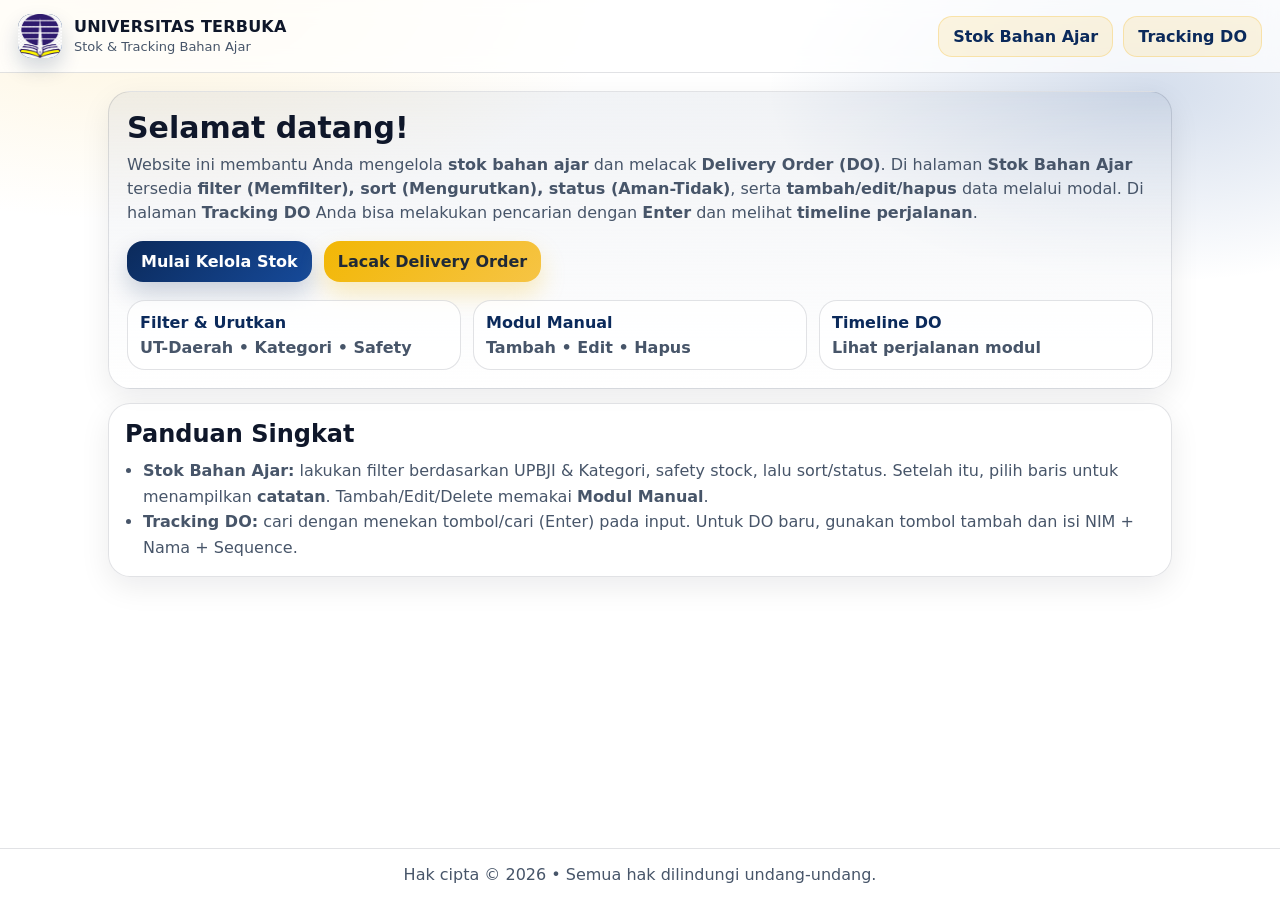
<file: tugas 3 new/index.html>
<!doctype html>
<html lang="id">
  <head>
    <meta charset="UTF-8" />
    <meta name="viewport" content="width=device-width, initial-scale=1.0" />
    <title>Tugas 3 - Web Interaktif</title>
    <link rel="stylesheet" href="./assets/css/style.css" />
  </head>
  <body>
    <div class="app-shell">
      <header class="topbar">
        <div class="brand">
          <img class="brand-mark" src="./assets/Logo_UT.png" alt="Logo UT" />
          <div>
            <div class="brand-title">UNIVERSITAS TERBUKA</div>
            <div class="brand-subtitle">Stok & Tracking Bahan Ajar</div>
          </div>
        </div>

        <nav class="nav">
          <a class="nav-link" href="./stok-bahan-ajar.html" data-active="stok">Stok Bahan Ajar</a>
          <a class="nav-link" href="./tracking-do.html" data-active="tracking">Tracking DO</a>
        </nav>
      </header>

      <main class="content">
        <section class="hero">
          <h1 class="hero-title">Selamat datang!</h1>
          <p class="hero-desc">
            Website ini membantu Anda mengelola <b>stok bahan ajar</b> dan melacak <b>Delivery Order (DO)</b>.
            Di halaman <b>Stok Bahan Ajar</b> tersedia <b>filter (Memfilter), sort (Mengurutkan), status (Aman-Tidak)</b>, serta <b>tambah/edit/hapus</b> data melalui modal.
            Di halaman <b>Tracking DO</b> Anda bisa melakukan pencarian dengan <b>Enter</b> dan melihat <b>timeline perjalanan</b>.
          </p>

          <div class="hero-actions">
            <a class="btn btn-primary" href="./stok-bahan-ajar.html">Mulai Kelola Stok</a>
            <a class="btn btn-warning" href="./tracking-do.html">Lacak Delivery Order</a>
          </div>

          <div class="hero-kpis" aria-label="Ringkasan fitur">
            <div class="kpi">
              <div class="kpi-title">Filter & Urutkan</div>
              <div class="kpi-value">UT-Daerah • Kategori • Safety</div>
            </div>
            <div class="kpi">
              <div class="kpi-title">Modul Manual</div>
              <div class="kpi-value">Tambah • Edit • Hapus</div>
            </div>
            <div class="kpi">
              <div class="kpi-title">Timeline DO</div>
              <div class="kpi-value">Lihat perjalanan modul</div>
            </div>
          </div>
        </section>

        <section class="card">
          <h2 class="card-title">Panduan Singkat</h2>
          <ul class="list">
            <li>
              <b>Stok Bahan Ajar:</b> lakukan filter berdasarkan UPBJI & Kategori, safety stock, lalu sort/status. Setelah itu, pilih  
               baris untuk menampilkan <b>catatan</b>.
              Tambah/Edit/Delete memakai <b>Modul Manual</b>.
            </li>
            <li>
              <b>Tracking DO:</b> cari dengan menekan tombol/cari (Enter) pada input.
              Untuk DO baru, gunakan tombol tambah dan isi NIM + Nama + Sequence.
            </li>
          </ul>
        </section>
      </main>

      <footer class="footer">
        Hak cipta &copy; 2026 • Semua hak dilindungi undang-undang.
      </footer>
    </div>

    <script type="module" src="./js/app.js"></script>
  </body>
</html>
</file>
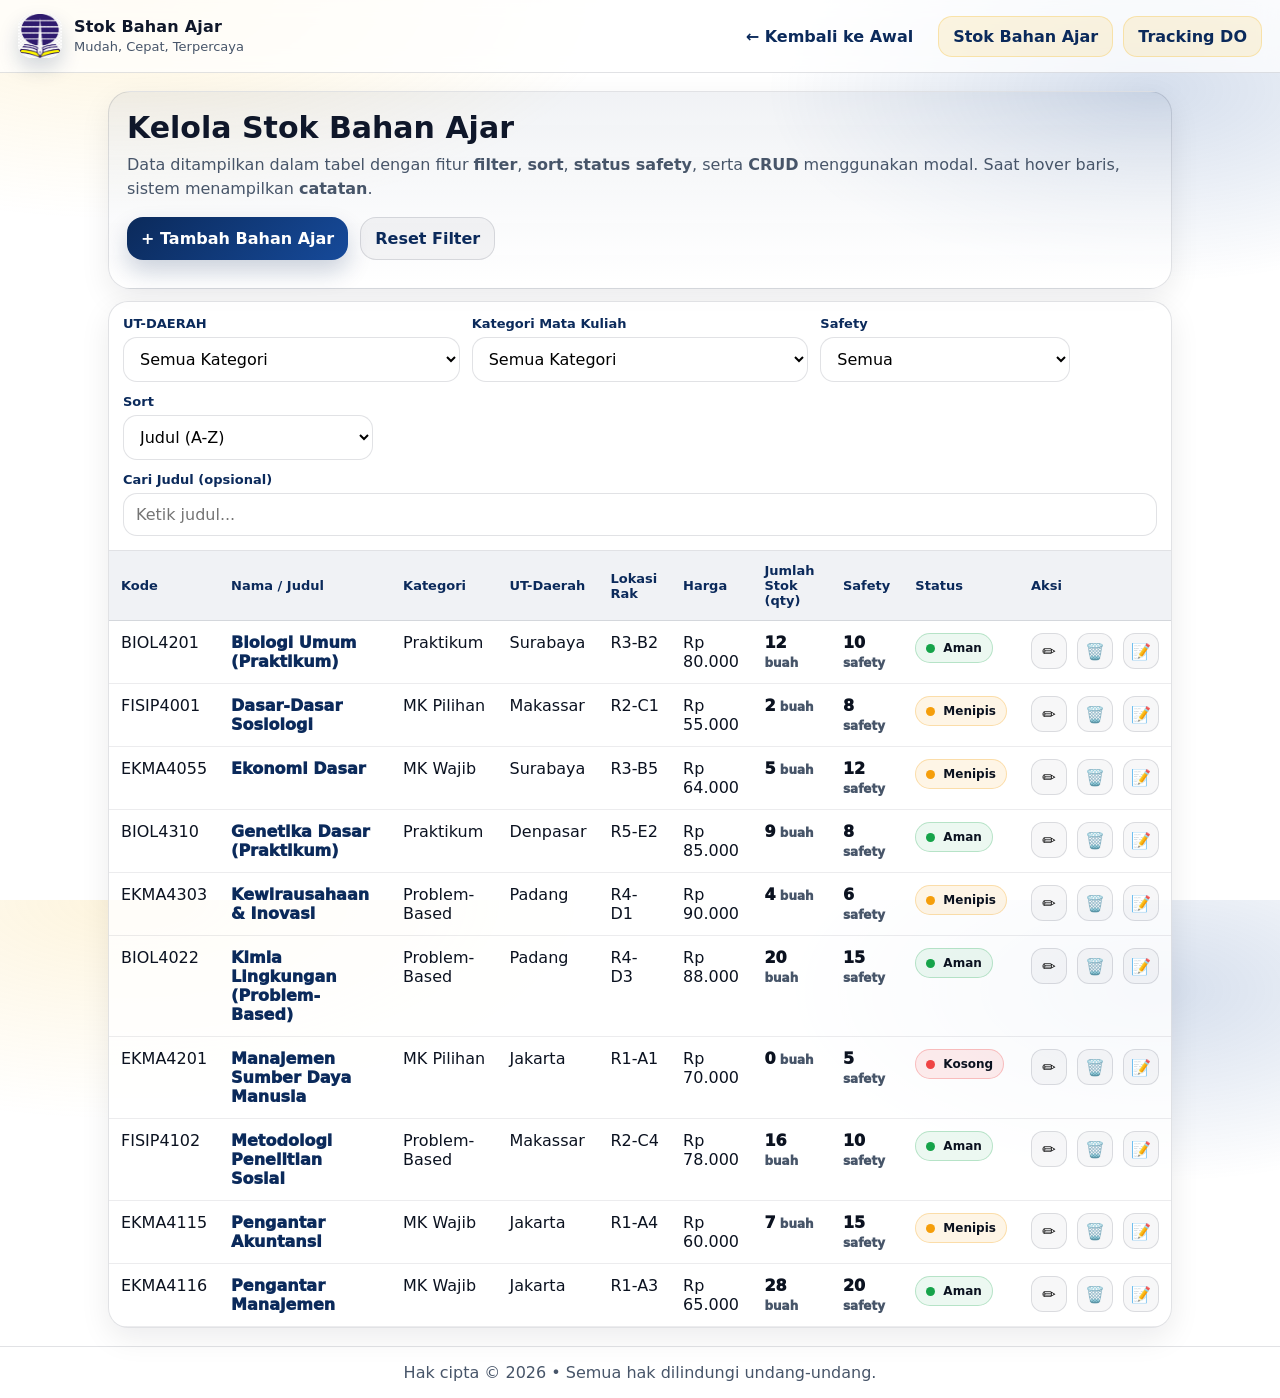
<file: tugas 3 new/stok-bahan-ajar.html>
<!doctype html>
<html lang="id">
  <head>
    <meta charset="UTF-8" />
    <meta name="viewport" content="width=device-width, initial-scale=1.0" />
    <title>Stok Bahan Ajar</title>
    <link rel="stylesheet" href="./assets/css/style.css" />
  </head>
  <body>
    <div class="app-shell">
      <header class="topbar">
        <div class="brand">
          <img class="brand-mark" src="./assets/Logo_UT.png" alt="Logo UT" />
          <div>
            <div class="brand-title">Stok Bahan Ajar</div>
            <div class="brand-subtitle">Mudah, Cepat, Terpercaya</div>
          </div>
        </div>

        <nav class="nav">
          <a class="nav-link" href="./index.html" data-active="home">← Kembali ke Awal</a>
          <a class="nav-link" href="./stok-bahan-ajar.html" data-active="stok">Stok Bahan Ajar</a>
          <a class="nav-link" href="./tracking-do.html" data-active="tracking">Tracking DO</a>
        </nav>
      </header>

      <main class="content">
        <section class="hero">
          <h1 class="hero-title">Kelola Stok Bahan Ajar</h1>
          <p class="hero-desc">
            Data ditampilkan dalam tabel dengan fitur <b>filter</b>, <b>sort</b>, <b>status safety</b>,
            serta <b>CRUD</b> menggunakan modal. Saat hover baris, sistem menampilkan <b>catatan</b>.
          </p>

          <div class="hero-actions">
            <button class="btn btn-primary" id="btnAddStock" type="button">+ Tambah Bahan Ajar</button>
            <button class="btn btn-ghost" id="btnResetFilters" type="button">Reset Filter</button>
          </div>
        </section>

        <section class="table-wrap" aria-label="Tabel Stok Bahan Ajar">
          <div class="table-toolbar">
            <div class="grid" style="width:100%">
              <div class="field wide">
                <label class="label" for="upbjiList">UT-DAERAH</label>
                <select id="upbjiList"></select>
              </div>

              <div class="field wide">
                <label class="label" for="kategoriList">Kategori Mata Kuliah</label>
                <select id="kategoriList"></select>
              </div>

              <div class="field">
                <label class="label" for="safetyFilter">Safety</label>
                <select id="safetyFilter">
                  <option value="all">Semua</option>
                  <option value="safe">Aman</option>
                  <option value="menipis">Menipis</option>
                  <option value="kosong">Kosong</option>
                </select>
              </div>

              <div class="field">
                <label class="label" for="sortBy">Sort</label>
                <select id="sortBy">
                  <option value="judul:asc">Judul (A-Z)</option>
                  <option value="judul:desc">Judul (Z-A)</option>
                  <option value="jumlahStok:desc">Jumlah Stok (Tinggi)</option>
                  <option value="jumlahStok:asc">Jumlah Stok (Rendah)</option>
                  <option value="harga:desc">Harga (Tinggi)</option>
                  <option value="harga:asc">Harga (Rendah)</option>
                </select>
              </div>

              <div class="field full">
                <label class="label" for="searchJudul">Cari Judul (opsional)</label>
                <input class="input" id="searchJudul" type="text" placeholder="Ketik judul..." />
              </div>
            </div>
          </div>

          <table class="table">
            <thead>
              <tr>
                <th class="th">Kode</th>
                <th class="th">Nama / Judul</th>
                <th class="th">Kategori</th>
                <th class="th">UT-Daerah</th>
                <th class="th">Lokasi Rak</th>
                <th class="th">Harga</th>
                <th class="th">Jumlah Stok (qty)</th>
                <th class="th">Safety</th>
                <th class="th">Status</th>
                <th class="th" style="width:140px">Aksi</th>
              </tr>
            </thead>
            <tbody id="stockTableBody">
              <!-- Render oleh JS -->
            </tbody>
          </table>
        </section>
      </main>

      <footer class="footer">
        Hak cipta &copy; 2026 • Semua hak dilindungi undang-undang.
      </footer>

      <!-- Tooltip catatan -->
      <div class="tooltip" id="noteTooltip" role="status" aria-live="polite"></div>

      <!-- Modal -->
      <div class="modal-backdrop" id="modalBackdrop" aria-hidden="true">
        <div class="modal" role="dialog" aria-modal="true" aria-labelledby="modalTitle">
          <div class="modal-header">
            <div>
              <div class="modal-title" id="modalTitle">Modal</div>
              <div class="small" id="modalSubtitle">Isi data</div>
            </div>
            <button class="icon-btn" id="btnCloseModal" type="button" aria-label="Tutup">✕</button>
          </div>

          <form id="stockForm">
            <div class="modal-body">
              <div class="modal-grid">
                <div class="field wide">
                  <label class="label" for="fKode">Kode Data</label>
                  <input class="input" id="fKode" name="kode" type="text" required />
                </div>

                <div class="field wide">
                  <label class="label" for="fJudul">Nama / Judul</label>
                  <input class="input" id="fJudul" name="judul" type="text" required />
                </div>

                <div class="field wide">
                  <label class="label" for="fKategori">Kategori</label>
                  <input class="input" id="fKategori" name="kategori" type="text" required />
                </div>

                <div class="field wide">
                  <label class="label" for="fUpbji">UT-Daerah (upbji)</label>
                  <input class="input" id="fUpbji" name="upbji" type="text" required />
                </div>

                <div class="field wide">
                  <label class="label" for="fLokasiRak">Lokasi Rak</label>
                  <input class="input" id="fLokasiRak" name="lokasiRak" type="text" required />
                </div>

                <div class="field">
                  <label class="label" for="fHarga">Harga</label>
                  <input class="input" id="fHarga" name="harga" type="number" min="0" required />
                </div>

                <div class="field">
                  <label class="label" for="fJumlahStok">Jumlah Stok (qty)</label>
                  <input class="input" id="fJumlahStok" name="jumlahStok" type="number" min="0" required />
                </div>

                <div class="field">
                  <label class="label" for="fSafety">Safety (qty safety)</label>
                  <input class="input" id="fSafety" name="safety" type="number" min="0" required />
                </div>

                <div class="field full">
                  <label class="label" for="fCatatan">Catatan</label>
                  <textarea class="input" id="fCatatan" name="catatan" rows="3" placeholder="Tulis catatan..." required></textarea>
                </div>
              </div>

              <div class="small" style="margin-top:10px">
                Tip: Tekan <b>Enter</b> di input untuk submit.
              </div>
            </div>

            <div class="modal-footer">
              <button class="btn btn-ghost" id="btnCancelStock" type="button">Batal</button>
              <button class="btn btn-primary" type="submit" id="btnSubmitStock">Simpan</button>
            </div>
          </form>
        </div>
      </div>
    </div>

    <script type="module" src="./js/app.js"></script>
    <script type="module" src="./js/components/stock-table.js"></script>
    <script type="module" src="./js/components/app-modal.js"></script>
  </body>
</html>
</file>
<file: tugas 3 new/assets/css/style.css>
:root{
  --bg:#ffffff;
  --text:#0f172a;
  --muted:#475569;

  --blue-900:#0b2a5b;
  --blue-800:#123a7a;
  --blue-700:#164a9a;

  --yellow-400:#f6c445;
  --yellow-500:#f2b705;
  --yellow-600:#e8a600;

  --card:#ffffff;
  --border:rgba(15, 23, 42, .12);

  --good:#16a34a;
  --warn:#f59e0b;
  --bad:#ef4444;

  --shadow: 0 10px 30px rgba(2, 6, 23, .08);
}

*{box-sizing:border-box}
html,body{height:100%}
body{
  margin:0;
  font-family: ui-sans-serif, system-ui, -apple-system, Segoe UI, Roboto, Helvetica, Arial, "Apple Color Emoji","Segoe UI Emoji";
  background:
    radial-gradient(900px 400px at 10% 0%, rgba(246,196,69,.18), transparent 55%),
    radial-gradient(700px 350px at 90% 10%, rgba(22,74,154,.18), transparent 55%),
    var(--bg);
  color:var(--text);
}

a{color:inherit; text-decoration:none}
button,input,select,textarea{font:inherit}
.app-shell{
  min-height:100vh;
  display:flex;
  flex-direction:column;
}

.topbar{
  position:sticky;
  top:0;
  z-index:10;
  background: rgba(255,255,255,.72);
  backdrop-filter: blur(10px);
  border-bottom:1px solid var(--border);
  padding:14px 18px;
}

.brand{
  display:flex;
  align-items:center;
  gap:12px;
}
.brand-mark{
  width:44px; height:44px;
  border-radius:14px;
  display:flex; align-items:center; justify-content:center;
  background: linear-gradient(145deg, var(--blue-900), var(--blue-700));
  color:#fff;
  box-shadow: 0 10px 20px rgba(11,42,91,.18);
  font-size:20px;
}
.brand-title{
  font-weight:800;
  letter-spacing:.2px;
  line-height:1.1;
}
.brand-subtitle{
  color:var(--muted);
  font-size:13px;
  margin-top:3px;
}

.topbar{
  display:flex;
  align-items:center;
  justify-content:space-between;
  gap:14px;
}

.nav{
  display:flex;
  gap:10px;
}
.nav-link{
  padding:10px 14px;
  border-radius:14px;
  border:1px solid transparent;
  color:var(--blue-900);
  font-weight:700;
  transition: .15s ease;
}
.nav-link:hover{
  border-color: rgba(22,74,154,.25);
  background: rgba(22,74,154,.05);
}
.nav-link[data-active="stok"],
.nav-link[data-active="tracking"]{
  background: rgba(246,196,69,.16);
  border-color: rgba(246,196,69,.35);
}

.content{
  padding:18px;
  width:min(1100px, 100%);
  margin:0 auto;
  flex:1;
}

.hero{
  padding:18px;
  border-radius:22px;
  background: linear-gradient(180deg, rgba(11,42,91,.06), rgba(255,255,255,.85));
  border:1px solid var(--border);
  box-shadow: var(--shadow);
}
.hero-title{
  margin:0 0 8px 0;
  font-size:30px;
}
.hero-desc{
  margin:0 0 16px 0;
  color:var(--muted);
  line-height:1.5;
}
.hero-actions{
  display:flex; gap:12px; flex-wrap:wrap;
  margin:14px 0 10px;
}
.btn{
  border:none;
  padding:11px 14px;
  border-radius:16px;
  font-weight:900;
  cursor:pointer;
  transition:.15s ease;
  display:inline-flex;
  align-items:center;
  gap:10px;
}
.btn-primary{
  background: linear-gradient(135deg, var(--blue-900), var(--blue-700));
  color:#fff;
  box-shadow: 0 12px 24px rgba(11,42,91,.2);
}
.btn-primary:hover{ transform: translateY(-1px); }
.btn-warning{
  background: linear-gradient(135deg, var(--yellow-500), var(--yellow-400));
  color: #1f2937;
  box-shadow: 0 12px 24px rgba(242,183,5,.25);
}
.btn-warning:hover{ transform: translateY(-1px); }
.btn-ghost{
  background: rgba(15,23,42,.04);
  color: var(--blue-900);
  border:1px solid var(--border);
}
.btn-danger{
  background: rgba(239,68,68,.1);
  color: #b91c1c;
  border:1px solid rgba(239,68,68,.25);
}

.hero-kpis{
  margin-top:18px;
  display:grid;
  grid-template-columns: repeat(3, minmax(180px,1fr));
  gap:12px;
}
.kpi{
  border-radius:18px;
  border:1px solid var(--border);
  background: rgba(255,255,255,.72);
  padding:12px;
}
.kpi-title{
  font-weight:900;
  color:var(--blue-900);
}
.kpi-value{
  margin-top:6px;
  font-weight:800;
  color: var(--muted);
}

.card{
  margin-top:14px;
  border-radius:22px;
  border:1px solid var(--border);
  background: rgba(255,255,255,.78);
  padding:16px;
  box-shadow: var(--shadow);
}
.card-title{
  margin:0 0 10px 0;
}
.list{
  margin:0;
  padding-left:18px;
  color:var(--muted);
  line-height:1.6;
}

.footer{
  padding:16px 18px;
  border-top:1px solid var(--border);
  color:var(--muted);
  text-align:center;
}

.table-wrap{
  margin-top:12px;
  border:1px solid var(--border);
  border-radius:20px;
  overflow:hidden;
  background:rgba(255,255,255,.8);
  box-shadow: var(--shadow);
}
.table-toolbar{
  display:flex;
  align-items:flex-end;
  justify-content:space-between;
  gap:12px;
  padding:14px;
  border-bottom:1px solid var(--border);
}
.grid{
  display:grid;
  grid-template-columns: repeat(12, 1fr);
  gap:12px;
}
.field{ grid-column: span 3; }
.field.wide{ grid-column: span 4; }
.field.full{ grid-column: span 12; }

.label{
  display:block;
  font-weight:900;
  color:var(--blue-900);
  margin-bottom:6px;
  font-size:13px;
}
.input, select{
  width:100%;
  padding:11px 12px;
  border-radius:14px;
  border:1px solid var(--border);
  background:#fff;
  outline:none;
}
.input:focus, select:focus{
  border-color: rgba(22,74,154,.35);
  box-shadow: 0 0 0 4px rgba(22,74,154,.12);
}
.table-toolbar-actions{
  display:flex;
  gap:10px;
  flex-wrap:wrap;
  align-items:center;
  justify-content:flex-end;
}

.table{
  width:100%;
  border-collapse:collapse;
}
.th{
  background: rgba(11,42,91,.06);
  font-weight:900;
  color:var(--blue-900);
  font-size:13px;
  padding:12px 12px;
  text-align:left;
  border-bottom:1px solid var(--border);
}
.td{
  padding:12px 12px;
  border-bottom:1px solid rgba(15,23,42,.08);
  vertical-align:top;
  color:#0b1220;
}
.row-hover{
  transition:.15s ease;
}
.row-hover:hover{
  background: rgba(246,196,69,.12);
}
.small{
  font-size:12px;
  color:var(--muted);
  margin-top:4px;
}
.badge{
  display:inline-flex;
  align-items:center;
  gap:8px;
  padding:7px 10px;
  border-radius:999px;
  border:1px solid var(--border);
  background:#fff;
  font-weight:900;
  font-size:12px;
}
.badge::before{
  content:"";
  width:9px; height:9px;
  border-radius:50%;
  background: rgba(15,23,42,.2);
}
.badge.ok{
  border-color: rgba(22,163,74,.25);
  background: rgba(22,163,74,.08);
}
.badge.ok::before{ background: var(--good); }
.badge.warn{
  border-color: rgba(245,158,11,.28);
  background: rgba(245,158,11,.10);
}
.badge.warn::before{ background: var(--warn); }
.badge.bad{
  border-color: rgba(239,68,68,.28);
  background: rgba(239,68,68,.10);
}
.badge.bad::before{ background: var(--bad); }

.actions{
  display:flex;
  gap:10px;
  align-items:center;
}
.icon-btn{
  width:36px; height:36px;
  display:inline-flex;
  align-items:center;
  justify-content:center;
  border-radius:12px;
  border:1px solid var(--border);
  background: rgba(15,23,42,.03);
  cursor:pointer;
  transition:.15s ease;
}
.icon-btn:hover{
  background: rgba(246,196,69,.18);
  border-color: rgba(246,196,69,.45);
}
.icon-btn.danger:hover{
  background: rgba(239,68,68,.12);
  border-color: rgba(239,68,68,.35);
}

.modal-backdrop{
  position:fixed;
  inset:0;
  background: rgba(2,6,23,.45);
  display:none;
  align-items:center;
  justify-content:center;
  z-index:999;
}
.modal-backdrop.show{ display:flex; }
.modal{
  width:min(720px, 92vw);
  background:#fff;
  border-radius:22px;
  border:1px solid rgba(255,255,255,.18);
  box-shadow: 0 30px 80px rgba(0,0,0,.35);
  overflow:hidden;
}
.modal-header{
  padding:14px 16px;
  background: linear-gradient(135deg, var(--blue-900), var(--blue-700));
  color:#fff;
  display:flex;
  align-items:center;
  justify-content:space-between;
  gap:12px;
}
.modal-title{
  font-weight:1000;
}
.modal-body{
  padding:16px;
}
.modal-grid{
  display:grid;
  grid-template-columns: repeat(12, 1fr);
  gap:12px;
}
.modal-footer{
  padding:14px 16px;
  border-top:1px solid var(--border);
  display:flex;
  justify-content:flex-end;
  gap:10px;
}

.tooltip{
  position:fixed;
  transform: translate(-50%, -110%);
  background: #0b1220;
  color:#fff;
  padding:10px 12px;
  border-radius:14px;
  font-size:12px;
  line-height:1.4;
  max-width:320px;
  display:none;
  z-index:10000;
}
.tooltip.show{ display:block; }

.steps{
  margin-top:14px;
  display:flex;
  flex-direction:column;
  gap:10px;
}
.step{
  display:flex;
  gap:12px;
  padding:12px 12px;
  border-radius:18px;
  border:1px solid var(--border);
  background:rgba(255,255,255,.78);
  align-items:flex-start;
}
.step-dot{
  width:26px; height:26px;
  border-radius:50%;
  background: rgba(22,74,154,.12);
  border: 1px solid rgba(22,74,154,.25);
  display:flex; align-items:center; justify-content:center;
  font-weight:1000;
  color: var(--blue-900);
  flex:0 0 auto;
}
.step-body{ flex:1; }
.step-title{ font-weight:1000; color:var(--blue-900); }
.step-meta{ margin-top:4px; color:var(--muted); font-size:12px; }
.code-pill{
  display:inline-flex;
  padding:7px 10px;
  border-radius:999px;
  border:1px solid var(--border);
  background: rgba(246,196,69,.16);
  font-weight:1000;
  color:var(--blue-900);
  font-size:12px;
}
</file>
